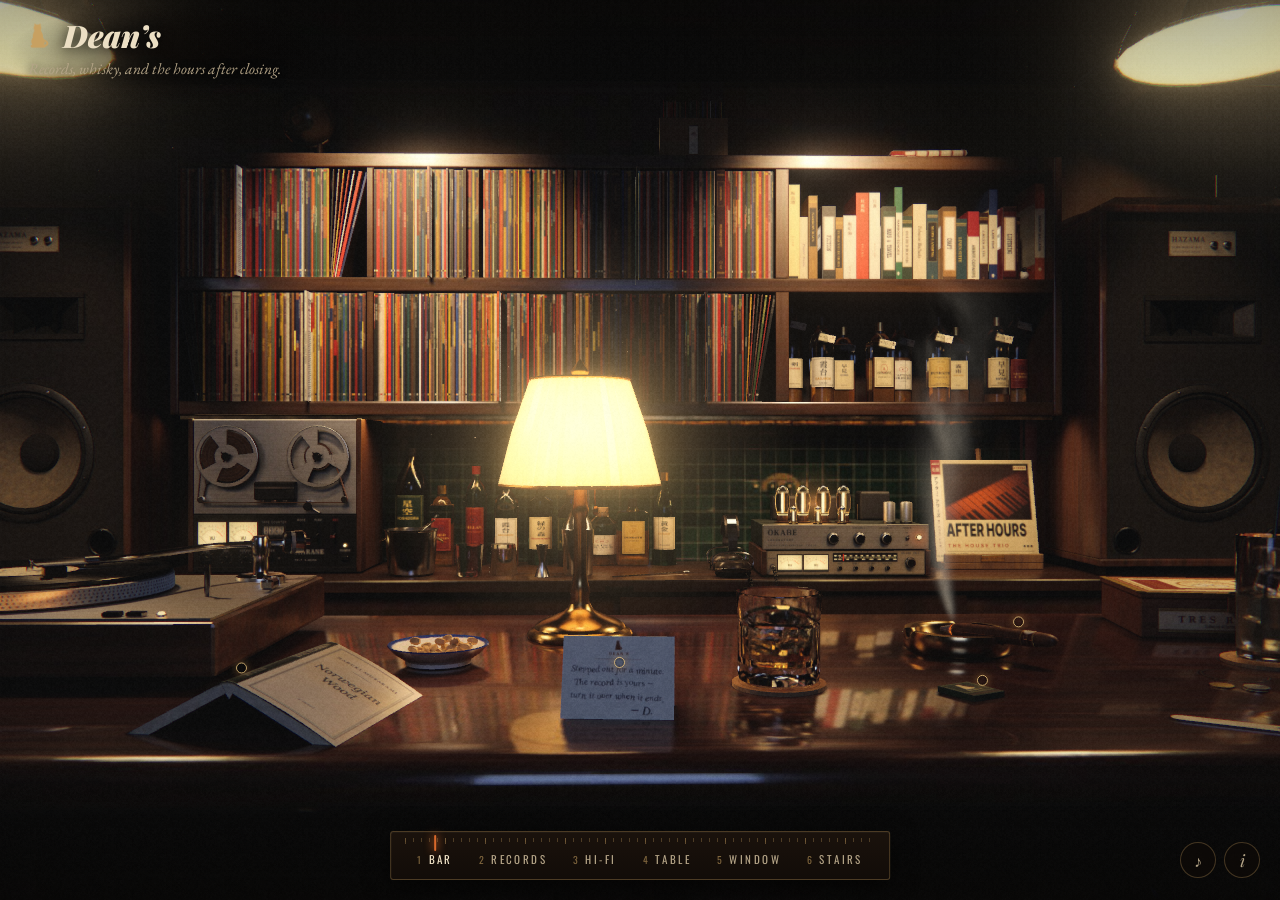
<file: site/index.html>
<!DOCTYPE html>
<html lang="en">
<head>
<meta charset="utf-8">
<meta name="viewport" content="width=device-width, initial-scale=1, viewport-fit=cover">
<title>Dean&rsquo;s</title>
<meta name="description" content="Dean's: a small basement jazz bar, a few minutes after closing. Records are posts, books are reading lists, bottles are projects.">
<meta name="theme-color" content="#0b0705">
<!-- The text on this site is placeholder sample content. Remove the next line once your own content is in. -->
<meta name="robots" content="noindex">
<link rel="icon" href="./cat_emblem.png">
<link rel="preconnect" href="https://fonts.googleapis.com">
<link rel="stylesheet" href="https://fonts.googleapis.com/css2?family=EB+Garamond:ital,wght@0,400;0,500;0,600;1,400&family=Oswald:wght@400;500&family=Playfair+Display:ital,wght@0,700;0,900;1,400;1,700&family=Courier+Prime&family=Cormorant+Garamond:ital,wght@0,300;0,400;1,300&display=swap">
<link rel="stylesheet" href="./style.css">
<script type="importmap">{"imports":{"three":"./vendor/three/build/three.module.js","three/addons/":"./vendor/three/addons/"}}</script>
</head>
<body class="is-night">
<canvas id="gl" tabindex="0" aria-label="A small basement jazz bar seen from a bar stool: a counter, a turntable, a wall of records, a cat"></canvas>
<div id="vignette" aria-hidden="true"></div>

<header id="sign">
  <h1><i class="emblem" aria-hidden="true"></i><span>Dean&rsquo;s</span></h1>
  <p id="subtitle">Records, whisky, and the hours after closing.</p>
</header>

<nav id="dial" aria-label="Places in the bar">
  <div class="scale" aria-hidden="true"></div>
  <div class="stations"></div>
  <i class="needle" aria-hidden="true"></i>
</nav>

<div id="tools">
  <button id="snd" type="button" aria-pressed="false" title="Sound: off"><span aria-hidden="true">&#9834;</span><b class="sr">Sound</b></button>
  <button id="info" type="button" aria-expanded="false" aria-controls="help" title="How to move around">i</button>
</div>
<div id="help" role="dialog" aria-label="How to move around"></div>

<div id="tip" role="status" aria-live="polite"></div>
<div id="marks"></div>
<p id="whisper" aria-live="polite"></p>

<aside id="panel" aria-hidden="true" role="dialog" aria-label="Reading">
  <div class="sheet">
    <button id="close" type="button" aria-label="Close">&times;</button>
    <div id="panel-body"></div>
  </div>
</aside>

<div id="loading"><div>
  <i class="emblem" aria-hidden="true"></i>
  <div class="t">Unlocking the door&hellip;</div>
  <div class="s">Dean&rsquo;s &middot; B1</div>
  <div class="bar"><i id="bar"></i></div>
  <p class="err" id="err"></p>
</div></div>

<noscript><p class="noscript">This room needs JavaScript and WebGL. The door is otherwise locked.</p></noscript>
<script type="module" src="./main.js"></script>
</body>
</html>
</file>
<file: site/style.css>
:root {
  --cream: #ecdfc4; --cream-dim: #b4a487; --paper: #eee2c6; --paper2: #e5d6b4; --ink: #1c140e; --ink-soft: #5c4a37;
  --brass: #c7a061; --ember: #d9692b; --oxblood: #7d2b1d; --green: #2f4b3b; --cold: #8fd0cc;
  --display: 'Playfair Display', 'Bodoni 72', Didot, 'Bodoni MT', 'GFS Baskerville', Georgia, 'Times New Roman', serif;
  --body: 'EB Garamond', Garamond, 'Iowan Old Style', 'Palatino Linotype', Palatino, 'TeX Gyre Pagella', 'Book Antiqua', Georgia, serif;
  --label: 'Oswald', 'Arial Narrow', 'Avenir Next Condensed', 'Roboto Condensed', 'TeX Gyre Heros Cn', 'Helvetica Neue', Arial, sans-serif;
  --type: 'Courier Prime', 'Courier New', 'Courier 10 Pitch', Courier, monospace;
  --thin: 'Cormorant Garamond', 'Cormorant', Garamond, 'TeX Gyre Pagella', Georgia, serif;
  --pw: min(540px, 46vw);
  --ease: cubic-bezier(.25,.6,.2,1);
}
* { box-sizing: border-box; }
html, body { margin: 0; height: 100%; overflow: hidden; background: #070504; color: var(--cream); font-family: var(--body);
  -webkit-font-smoothing: antialiased; -webkit-tap-highlight-color: transparent; }
button { font: inherit; color: inherit; }
.sr { position: absolute; width: 1px; height: 1px; overflow: hidden; clip: rect(0 0 0 0); white-space: nowrap; }
canvas#gl { position: fixed; inset: 0; width: 100%; height: 100%; display: block; touch-action: none; outline: none; }
canvas#gl.hot { cursor: pointer; }
.emblem { display: inline-block; width: 1em; height: 1em; background: currentColor;
  -webkit-mask: url(./cat_emblem.png) center / contain no-repeat; mask: url(./cat_emblem.png) center / contain no-repeat; }

#vignette { position: fixed; inset: 0; pointer-events: none; transition: opacity 4s;
  background: radial-gradient(ellipse 90% 85% at 50% 50%, rgba(0,0,0,0) 55%, rgba(8,4,2,.36) 84%, rgba(5,3,1,.72) 100%),
              linear-gradient(to bottom, rgba(5,3,1,.38), rgba(0,0,0,0) 18%, rgba(0,0,0,0) 82%, rgba(5,3,1,.45)); }
/* with the lens on, the optical vignette is in the image itself; keep only the dark bands that hold the sign and the dial */
body.lens #vignette { background: linear-gradient(to bottom, rgba(5,3,1,.34), rgba(0,0,0,0) 16%, rgba(0,0,0,0) 84%, rgba(5,3,1,.4)); }
body.downstairs #vignette { background: radial-gradient(ellipse 80% 80% at 40% 50%, rgba(0,0,0,0) 40%, rgba(3,14,16,.55) 80%, rgba(2,8,10,.9) 100%); opacity: 1; }

/* ---------------------------------------------------------------- the sign */
header#sign { position: fixed; left: 8px; top: 4px; z-index: 3; pointer-events: none; padding: 16px 48px 24px 18px;
  background: radial-gradient(closest-side, rgba(6,3,2,.5), rgba(6,3,2,.3) 55%, rgba(6,3,2,0)); transition: opacity .8s; }
header h1 { margin: 0; display: flex; align-items: center; gap: 10px; font-family: var(--display); font-weight: 900; font-style: italic;
  font-size: 31px; line-height: 1; color: var(--cream); text-shadow: 0 1px 14px rgba(0,0,0,.9); letter-spacing: .005em; }
header h1 .emblem { font-size: 27px; color: var(--brass); filter: drop-shadow(0 1px 6px rgba(0,0,0,.8)); }
header p { margin: 7px 0 0 2px; font-family: var(--body); font-style: italic; font-size: 15.5px; color: var(--cream-dim);
  text-shadow: 0 1px 10px rgba(0,0,0,.95); transition: opacity 1.2s; }
header p.swap { opacity: 0; }
body.panel-open header#sign { opacity: .0; }
body.away header#sign p { opacity: .0; }

/* ---------------------------------------------------------------- the dial (navigation) */
#dial { position: fixed; left: 50%; bottom: 20px; transform: translateX(-50%); z-index: 4; padding: 7px 14px 9px;
  background: linear-gradient(#1a120c, #120c08); border: 1px solid rgba(199,160,97,.32); border-radius: 3px;
  box-shadow: 0 6px 26px rgba(0,0,0,.55), inset 0 1px 0 rgba(255,230,180,.06); transition: opacity .6s, transform .6s var(--ease); }
#dial .scale { position: absolute; left: 14px; right: 14px; top: 6px; height: 6px;
  background: repeating-linear-gradient(90deg, rgba(199,160,97,.55) 0 1px, transparent 1px 8px) top / 100% 4px no-repeat,
              repeating-linear-gradient(90deg, rgba(199,160,97,.75) 0 1px, transparent 1px 40px) top / 100% 6px no-repeat; opacity: .55; }
#dial .stations { display: flex; gap: 2px; position: relative; padding-top: 6px; }
#dial button { all: unset; cursor: pointer; padding: 6px 12px 3px; font-family: var(--label); font-size: 11px; letter-spacing: .22em;
  text-transform: uppercase; color: var(--cream-dim); white-space: nowrap; transition: color .4s; position: relative; }
#dial button b { font-weight: 400; color: rgba(199,160,97,.6); margin-right: .5em; font-size: .9em; }
#dial button:hover, #dial button:focus-visible { color: var(--cream); }
#dial button:focus-visible { outline: 1px solid var(--brass); outline-offset: 1px; }
#dial button[aria-current="true"] { color: #f3e6c9; }
#dial .needle { position: absolute; top: 3px; width: 2px; height: 16px; left: 0; background: var(--ember); border-radius: 1px;
  box-shadow: 0 0 8px 1px rgba(217,105,43,.7); transition: transform 1.6s var(--ease); pointer-events: none; }
body.panel-open #dial { opacity: 0; pointer-events: none; transform: translate(-50%, 12px); }

/* ---------------------------------------------------------------- tools */
#tools { position: fixed; right: 20px; bottom: 22px; display: flex; gap: 8px; z-index: 4; transition: opacity .6s; }
#tools button { all: unset; cursor: pointer; width: 34px; height: 34px; border-radius: 50%; display: grid; place-items: center; position: relative;
  color: var(--cream-dim); background: rgba(16,10,7,.62); border: 1px solid rgba(199,160,97,.3); font-family: var(--display); font-style: italic; font-size: 17px; }
#tools button:hover, #tools button:focus-visible { color: var(--cream); border-color: var(--brass); }
#tools #snd { font-style: normal; font-size: 16px; }
#tools #snd[aria-pressed="true"] { color: var(--ember); border-color: rgba(217,105,43,.8); }
body.panel-open #tools { opacity: .0; pointer-events: none; }

#help { position: fixed; right: 20px; bottom: 74px; width: min(320px, calc(100vw - 40px)); padding: 16px 18px 14px; z-index: 6;
  background: rgba(20,13,9,.96); border: 1px solid rgba(199,160,97,.35); border-radius: 3px; font-size: 16.5px; line-height: 1.42; color: var(--cream);
  opacity: 0; transform: translateY(6px); pointer-events: none; transition: opacity .3s, transform .3s; }
#help.on { opacity: 1; transform: none; pointer-events: auto; }
#help h2 { margin: 0 0 8px; font-family: var(--label); font-weight: 500; font-size: 11px; letter-spacing: .26em; text-transform: uppercase; color: var(--brass); }
#help ul { margin: 0; padding-left: 1.05em; } #help li { margin: 5px 0; }
#help small { display: block; margin-top: 10px; color: var(--cream-dim); font-size: 13.5px; font-style: italic; }

/* hover label */
#tip { position: fixed; left: 0; top: 0; z-index: 5; pointer-events: none; padding: 6px 11px 7px; max-width: 280px;
  background: rgba(20,13,9,.9); border: 1px solid rgba(199,160,97,.42); border-radius: 2px; opacity: 0; transition: opacity .18s;
  font-family: var(--label); font-size: 10.5px; letter-spacing: .18em; text-transform: uppercase; color: var(--cream-dim); }
#tip b { display: block; font-family: var(--display); font-style: italic; font-weight: 700; font-size: 16px; letter-spacing: 0; text-transform: none; color: var(--cream); margin-top: 2px; }
#tip.on { opacity: 1; }
#tip.quiet b { font-weight: 400; }

/* the line at the edge of the screen */
#whisper { position: fixed; left: 28px; bottom: 84px; margin: 0; z-index: 4; pointer-events: none; max-width: min(420px, 70vw);
  font-family: var(--body); font-style: italic; font-size: 17px; color: var(--cream); text-shadow: 0 1px 12px #000, 0 0 2px #000;
  opacity: 0; transform: translateY(4px); transition: opacity 1.4s, transform 1.4s; }
#whisper.on { opacity: .9; transform: none; }

/* ---------------------------------------------------------------- brass rings over what opens at this stop */
#marks { position: fixed; inset: 0; pointer-events: none; z-index: 2; }
.mark { all: unset; position: absolute; left: 0; top: 0; width: 24px; height: 24px; margin: -12px 0 0 -12px; cursor: pointer; pointer-events: none;
  opacity: 0; transition: opacity .8s; display: grid; place-items: center; }
.mark.on { opacity: 1; pointer-events: auto; }
.mark i { width: 11px; height: 11px; border-radius: 50%; border: 1.5px solid rgba(226,190,122,.85); box-shadow: 0 0 8px rgba(224,150,70,.45), inset 0 0 3px rgba(0,0,0,.5);
  animation: ring 3.2s ease-in-out infinite; }
.mark:hover i, .mark:focus-visible i { border-color: #f2d9a6; background: rgba(226,170,90,.25); }
.mark:focus-visible { outline: none; } .mark:focus-visible i { outline: 1px solid var(--cream); outline-offset: 3px; }
.mark.ringing i { animation: ringing .32s ease-in-out infinite; border-color: #ffd9a0; }
@keyframes ring { 0%, 100% { transform: scale(.82); opacity: .55; } 50% { transform: scale(1.08); opacity: 1; } }
@keyframes ringing { 0%, 100% { transform: scale(1) rotate(-8deg); } 50% { transform: scale(1.25) rotate(8deg); } }

/* ---------------------------------------------------------------- loading */
#loading { position: fixed; inset: 0; z-index: 20; display: grid; place-items: center; background: #090605; transition: opacity 1.2s ease; text-align: center; }
#loading.done { opacity: 0; pointer-events: none; }
#loading .emblem { font-size: 40px; color: var(--brass); opacity: .85; }
#loading .t { margin-top: 14px; font-family: var(--display); font-style: italic; font-weight: 700; font-size: 25px; color: var(--cream); }
#loading .s { margin-top: 8px; font-family: var(--label); letter-spacing: .32em; font-size: 10.5px; text-transform: uppercase; color: var(--cream-dim); }
#loading .bar { margin: 18px auto 0; width: 170px; height: 2px; background: rgba(199,160,97,.2); }
#loading .bar i { display: block; height: 100%; width: 0; background: var(--ember); box-shadow: 0 0 8px var(--ember); transition: width .3s; }
#loading .err { max-width: 340px; margin: 18px auto 0; font-style: italic; color: var(--cream-dim); font-size: 16px; }
.noscript { position: fixed; inset: 0; display: grid; place-items: center; margin: 0; z-index: 30; background: #090605; font-style: italic; }

/* ================================================================ panels: one family, a different object each */
#panel { position: fixed; top: 0; right: 0; bottom: 0; width: var(--pw); z-index: 8; visibility: hidden; pointer-events: none; }
#panel .sheet { position: absolute; inset: 0; overflow-y: auto; overscroll-behavior: contain; padding: 40px 34px 60px;
  background: linear-gradient(90deg, rgba(8,5,3,0), rgba(8,5,3,.55) 14%, rgba(8,5,3,.72));
  transform: translateX(30px); opacity: 0; transition: transform .9s var(--ease), opacity .7s ease; scrollbar-width: thin; scrollbar-color: rgba(199,160,97,.4) transparent; }
#panel.on { visibility: visible; pointer-events: auto; }
#panel.on .sheet { transform: none; opacity: 1; }
#panel.instant .sheet { transition: none; }
#close { position: sticky; top: 0; float: right; margin: -22px -16px 0 0; z-index: 2; width: 38px; height: 38px; border-radius: 50%;
  border: 1px solid rgba(199,160,97,.5); background: rgba(20,13,9,.82); color: var(--cream); font-size: 22px; line-height: 1; cursor: pointer; font-family: var(--body); }
#close:hover, #close:focus-visible { background: var(--cream); color: var(--ink); outline: none; }
#panel-body { clear: both; }

.paper { position: relative; color: var(--ink); background: var(--paper); padding: 30px 34px 34px; margin: 0 auto; max-width: 520px;
  box-shadow: 0 18px 50px rgba(0,0,0,.6), 0 2px 6px rgba(0,0,0,.4);
  background-image: radial-gradient(ellipse at 20% 10%, rgba(255,250,235,.5), rgba(255,250,235,0) 60%), linear-gradient(180deg, #efe4c9, #e7d8b8); }
.paper p { font-size: 18.5px; line-height: 1.52; margin: 0 0 13px; hyphens: auto; }
.paper h2 { font-family: var(--display); font-weight: 900; font-size: clamp(32px, 4.4vw, 46px); line-height: 1; margin: 18px 0 6px; letter-spacing: -.01em; color: #17100b; }
.paper .sub { font-family: var(--display); font-style: italic; font-size: 19px; color: var(--oxblood); margin: 0 0 8px; }
.paper .fine { font-size: 14.5px; font-style: italic; color: var(--ink-soft); margin-top: 18px; }
.sample { display: inline-block; font-family: var(--label); font-style: normal; font-size: 9.5px; letter-spacing: .2em; text-transform: uppercase; color: #f1e4c8;
  background: var(--oxblood); padding: 3px 7px 3px 9px; vertical-align: 2px; line-height: 1.2; }
.leaf { display: flex; justify-content: space-between; align-items: center; margin-top: 22px; padding-top: 10px; border-top: 1px dotted rgba(28,20,14,.4);
  font-family: var(--label); font-size: 11px; letter-spacing: .2em; text-transform: uppercase; color: var(--ink-soft); }
.leaf button { all: unset; cursor: pointer; padding: 4px 2px; color: var(--oxblood); }
.leaf button:hover, .leaf button:focus-visible { text-decoration: underline; text-underline-offset: 3px; }

/* --- liner notes (records) */
.k-liner .strip { display: flex; justify-content: space-between; gap: 12px; font-family: var(--label); font-size: 10.5px; letter-spacing: .24em; text-transform: uppercase;
  color: var(--oxblood); border-top: 5px solid var(--ink); border-bottom: 1px solid var(--ink); padding: 8px 0 7px; }
.k-liner .meta { font-family: var(--label); font-size: 10.5px; letter-spacing: .2em; text-transform: uppercase; color: var(--ink-soft); margin: 12px 0 20px; }
.k-liner p.intro { font-size: 20.5px; line-height: 1.42; }
.k-liner p.intro::first-letter { font-family: var(--display); font-weight: 900; font-size: 3.1em; float: left; line-height: .82; padding: 6px 8px 0 0; color: var(--oxblood); }
.k-liner h3 { font-family: var(--label); font-weight: 500; font-size: 12.5px; letter-spacing: .3em; text-transform: uppercase; margin: 26px 0 8px; padding-top: 11px;
  border-top: 1px solid var(--ink); display: flex; justify-content: space-between; }
.k-liner h3 em { font-style: normal; color: var(--oxblood); }
.k-liner ol.tracks { list-style: none; counter-reset: t; margin: 0 0 14px; padding: 0; font-size: 17px; }
.k-liner ol.tracks li { counter-increment: t; display: flex; gap: 10px; padding: 3px 0; border-bottom: 1px dotted rgba(28,20,14,.35); }
.k-liner ol.tracks li::before { content: counter(t) '.'; font-family: var(--label); font-size: 12px; color: var(--oxblood); width: 1.4em; padding-top: 3px; }
.k-liner ol.tracks li span { margin-left: auto; font-family: var(--label); font-size: 12px; letter-spacing: .08em; color: var(--ink-soft); padding-top: 3px; }
.k-liner .foot { margin-top: 26px; padding-top: 9px; border-top: 5px solid var(--ink); font-family: var(--label); font-size: 10px; letter-spacing: .2em;
  text-transform: uppercase; color: var(--ink-soft); display: flex; justify-content: space-between; gap: 10px; }

/* --- back of the sleeve (now) */
.k-back .paper { background: #e9dcc0; background-image: linear-gradient(180deg, #ebdfc4, #e1d1ae); }
.k-back .backtop { display: flex; justify-content: space-between; align-items: flex-start; gap: 16px; border-bottom: 2px solid var(--ink); padding-bottom: 12px; }
.k-back .kick { font-family: var(--label); font-size: 10.5px; letter-spacing: .26em; text-transform: uppercase; color: var(--oxblood); }
.k-back h2 { margin-top: 8px; }
.k-back .cat-no { font-family: var(--label); font-size: 12px; letter-spacing: .18em; text-align: right; border: 1px solid var(--ink); padding: 6px 8px; white-space: nowrap; }
.k-back .cat-no small { font-size: 9.5px; color: var(--ink-soft); }
.k-back .cols { display: grid; grid-template-columns: 1fr 1fr; gap: 6px 24px; margin-top: 16px; }
.k-back section { border-top: 1px solid rgba(28,20,14,.5); padding-top: 8px; }
.k-back h3 { margin: 0 0 4px; font-family: var(--display); font-size: 19px; font-style: italic; font-weight: 700; }
.k-back h3 b { font-family: var(--label); font-style: normal; font-weight: 500; font-size: 11px; letter-spacing: .14em; color: #f1e4c8; background: var(--ink); padding: 2px 5px; margin-right: 6px; vertical-align: 3px; }
.k-back section p { font-size: 16.5px; line-height: 1.45; }
.k-back .barcode { position: absolute; right: 22px; bottom: 20px; width: 54px; height: 54px; border-radius: 50%; border: 1.5px solid var(--ink);
  background: radial-gradient(circle, transparent 60%, rgba(28,20,14,.08) 61%); }
.k-back .barcode::after { content: 'STEREO'; position: absolute; inset: 0; display: grid; place-items: center; font-family: var(--label); font-size: 9px; letter-spacing: .16em; }
.k-back .fine { padding-right: 70px; }

/* --- library card (reading lists) */
.k-card .paper { background: #f3ecdb; background-image: repeating-linear-gradient(180deg, transparent 0 31px, rgba(70,110,160,.22) 31px 32px);
  background-position: 0 14px; border-top: 6px solid #a63a2a; font-family: var(--type); }
.k-card .cardhead { display: flex; justify-content: space-between; font-family: var(--type); font-size: 13px; color: #a63a2a; text-transform: uppercase; letter-spacing: .05em; }
.k-card h2 { font-family: var(--display); }
.k-card .sub { font-family: var(--type); font-style: normal; font-size: 15px; color: var(--ink-soft); }
.k-card table.ledger { width: 100%; border-collapse: collapse; margin-top: 14px; font-family: var(--type); font-size: 15px; }
.k-card th { text-align: left; font-weight: normal; font-size: 11px; text-transform: uppercase; letter-spacing: .14em; color: #a63a2a; border-bottom: 1.5px solid #a63a2a; padding: 4px 0; }
.k-card th:last-child, .k-card td:last-child { text-align: right; padding-left: 12px; white-space: nowrap; }
.k-card td { vertical-align: top; padding: 9px 0 8px; border-bottom: 1px solid rgba(70,110,160,.3); line-height: 1.35; }
.k-card td b { display: block; font-family: var(--body); font-weight: 600; font-size: 18.5px; }
.k-card td i { display: block; font-family: var(--body); font-size: 16px; color: var(--ink-soft); margin-top: 2px; }
.k-card .stamp { position: absolute; right: 30px; bottom: 74px; transform: rotate(-9deg); border: 2.5px solid rgba(95,55,140,.55); color: rgba(95,55,140,.6);
  font-family: var(--label); font-size: 14px; letter-spacing: .3em; text-transform: uppercase; padding: 4px 10px 4px 13px; border-radius: 3px; }
.k-card .fine { font-family: var(--type); font-style: normal; font-size: 13px; }
.k-card .leaf { font-family: var(--type); letter-spacing: .05em; }

/* --- bottle keep tag (projects) */
.k-tag .sheet { padding-top: 70px; }
.k-tag .paper.tag { max-width: 420px; padding: 54px 34px 30px; background: #efe1bf; background-image: linear-gradient(170deg, #f2e6c7, #e2cfa5);
  clip-path: polygon(22% 0, 78% 0, 100% 9%, 100% 100%, 0 100%, 0 9%); filter: drop-shadow(0 14px 30px rgba(0,0,0,.55)); box-shadow: none; }
.k-tag .hole { position: absolute; top: 20px; left: 50%; width: 16px; height: 16px; margin-left: -8px; border-radius: 50%; background: #1a120c;
  box-shadow: 0 0 0 4px #c9b07c, inset 0 1px 2px rgba(0,0,0,.8); }
.k-tag .paper.tag::before { content: ''; position: absolute; top: -40px; left: 50%; width: 2px; height: 70px; background: linear-gradient(#b89a62, #8f7445); transform: rotate(8deg); transform-origin: bottom; }
.k-tag .kept { text-align: center; font-family: var(--label); font-size: 10.5px; letter-spacing: .3em; text-transform: uppercase; color: var(--oxblood); }
.k-tag .for { text-align: center; font-family: var(--type); font-size: 14px; margin-top: 6px; color: var(--ink-soft); }
.k-tag .for b { font-family: var(--display); font-style: italic; font-size: 22px; color: var(--ink); border-bottom: 1px solid var(--ink); padding: 0 10px; }
.k-tag h2 { text-align: center; margin-top: 22px; }
.k-tag .sub { text-align: center; }
.k-tag dl { margin: 18px 0 0; }
.k-tag dt { font-family: var(--label); font-size: 10.5px; letter-spacing: .24em; text-transform: uppercase; color: var(--oxblood); margin-top: 14px; padding-top: 8px; border-top: 1px dashed rgba(28,20,14,.4); }
.k-tag dd { margin: 4px 0 0; font-size: 18px; line-height: 1.45; }
.k-tag dd.notes { font-family: var(--type); font-size: 15.5px; }
.k-tag .fine { text-align: center; }

/* --- manuscript (writing): squared paper */
.k-ms .paper { --sq: 30px; background: #f2ead6; background-image:
  linear-gradient(rgba(176,92,64,.24) 1px, transparent 1px), linear-gradient(90deg, rgba(176,92,64,.24) 1px, transparent 1px);
  background-size: var(--sq) var(--sq); background-position: 18px 18px; border: 1px solid rgba(176,92,64,.35); padding: 26px 36px 40px; }
.k-ms .paper p { line-height: var(--sq); font-size: 18px; }
.k-ms .mshead { display: flex; justify-content: space-between; font-family: var(--label); font-size: 10.5px; letter-spacing: .24em; text-transform: uppercase; color: #9d4a30; }
.k-ms h2 { font-family: var(--body); font-weight: 500; font-style: italic; }
.k-ms .draft { margin-top: 18px; }
.k-ms .draft h3, .k-ms h3.frag { margin: 0; font-family: var(--display); font-size: 21px; line-height: var(--sq); }
.k-ms .st { font-family: var(--label); font-size: 10.5px; letter-spacing: .2em; text-transform: uppercase; color: #9d4a30; line-height: var(--sq); }
.k-ms h3.frag { margin-top: 26px; font-family: var(--label); font-weight: 500; font-size: 11px; letter-spacing: .26em; text-transform: uppercase; color: #9d4a30; }
.k-ms .fragment { font-style: italic; color: #2a1f17; }
.k-ms .caret { display: inline-block; width: 1px; height: 1em; background: #2a1f17; margin-left: 3px; vertical-align: -2px; animation: blink 1.6s steps(1) infinite; }
@keyframes blink { 50% { opacity: 0; } }

/* --- tent card (about) */
.k-tent .sheet { padding-top: 60px; }
.k-tent .paper { max-width: 440px; background: #f4ecd8; background-image: linear-gradient(180deg, #e9dfc6 0, #f4ecd8 14px, #f6efde 60%, #ece2c9); padding-top: 34px; }
.k-tent .fold { position: absolute; left: 0; right: 0; top: 0; height: 12px; background: linear-gradient(180deg, rgba(0,0,0,.14), rgba(0,0,0,0)); }
.k-tent .fold .emblem { position: absolute; right: 22px; top: 22px; font-size: 26px; color: var(--oxblood); opacity: .85; }
.k-tent h2 { font-family: var(--display); font-style: italic; font-weight: 700; font-size: 34px; margin-top: 6px; }
.k-tent .paper p { font-size: 19px; }
.k-tent .sign { font-family: var(--display); font-style: italic; font-size: 26px; text-align: right; margin-top: 6px; }

/* --- matchbook (colophon) */
.k-match .sheet { padding-top: 60px; }
.k-match .paper { max-width: 400px; padding: 0 0 0; background: #f0e3c4; overflow: hidden; }
.k-match .cover { display: flex; gap: 14px; align-items: center; background: var(--oxblood); color: #f2dfb6; padding: 18px 26px; }
.k-match .cover .emblem { font-size: 46px; color: #f2dfb6; flex: none; }
.k-match .cover b { display: block; font-family: var(--display); font-weight: 900; font-size: 28px; letter-spacing: .06em; }
.k-match .cover span { font-family: var(--label); font-size: 10px; letter-spacing: .24em; text-transform: uppercase; opacity: .85; }
.k-match h2 { font-size: 26px; margin: 22px 26px 4px; }
.k-match dl { margin: 10px 26px 0; }
.k-match dt { font-family: var(--label); font-size: 10.5px; letter-spacing: .24em; text-transform: uppercase; color: var(--oxblood); margin-top: 12px; }
.k-match dd { margin: 2px 0 0; font-size: 17px; line-height: 1.42; }
.k-match .fine { margin: 18px 26px 14px; }
.k-match .striker { height: 26px; background: repeating-linear-gradient(90deg, #3d2a1c 0 2px, #563b28 2px 3px, #3a281a 3px 5px), #4a3322;
  border-top: 2px solid #2a1c12; box-shadow: inset 0 2px 4px rgba(0,0,0,.5); }

/* --- cigar box label (the humidor: cigar notes, then odds and ends) */
.k-cigar .paper { background: #f1e4c4; border: 2px solid #8a6a33; outline: 1px solid #8a6a33; outline-offset: -8px; padding: 0 0 26px; }
.k-cigar .band { display: flex; align-items: center; justify-content: space-between; gap: 10px; margin: 14px; padding: 12px 14px; color: #f3dc9e;
  background: linear-gradient(180deg, #8f2a1a, #6e1f13); border: 1px solid #d4b15f; box-shadow: inset 0 0 0 3px #6e1f13, inset 0 0 0 4px #d4b15f; }
.k-cigar .band span { font-family: var(--label); font-size: 9.5px; letter-spacing: .22em; text-transform: uppercase; opacity: .9; }
.k-cigar .band b { font-family: var(--display); font-style: italic; font-weight: 700; font-size: 25px; white-space: nowrap; }
.k-cigar .sub { margin: 8px 28px 6px; }
.k-cigar ul { list-style: none; margin: 8px 28px 0; padding: 0; }
.k-cigar li { display: grid; grid-template-columns: 1fr auto; gap: 0 10px; padding: 9px 0; border-bottom: 1px dotted rgba(28,20,14,.4); }
.k-cigar li b { font-family: var(--display); font-weight: 700; font-size: 18px; }
.k-cigar li span { grid-column: 1; font-size: 16px; font-style: italic; color: var(--ink-soft); }
.k-cigar li a, .k-cigar li code { grid-column: 2; grid-row: 1 / span 2; align-self: center; font-family: var(--label); font-size: 11px; letter-spacing: .14em; text-transform: uppercase; }
.k-cigar li code { text-transform: none; letter-spacing: 0; font-family: var(--type); font-size: 13px; color: var(--ink-soft); }
.k-cigar li a { color: var(--oxblood); text-decoration: none; border-bottom: 1px solid currentColor; }
.k-cigar .fine { margin: 16px 28px 0; }
.k-cigar .also { margin: 26px 28px 0; padding-top: 14px; border-top: 3px double rgba(138,106,51,.7); font-family: var(--label); font-weight: 500; font-size: 10.5px; letter-spacing: .26em; text-transform: uppercase; color: var(--oxblood); }
.k-cigar .smokes { list-style: none; margin: 10px 28px 0; padding: 0; }
.k-cigar .smokes li { display: block; padding: 0; border-bottom: 1px dotted rgba(28,20,14,.4); }
.k-cigar .smokes button { all: unset; box-sizing: border-box; display: grid; grid-template-columns: 1fr auto; gap: 1px 12px; width: 100%; padding: 11px 6px 11px 0; cursor: pointer; }
.k-cigar .smokes button:hover b, .k-cigar .smokes button:focus-visible b { color: var(--oxblood); text-decoration: underline; text-underline-offset: 4px; text-decoration-thickness: 1px; }
.k-cigar .smokes b { font-family: var(--display); font-weight: 700; font-size: 20px; line-height: 1.15; }
.k-cigar .smokes span { grid-column: 1; font-size: 16px; font-style: italic; color: var(--ink-soft); }
.k-cigar .smokes em { grid-column: 2; grid-row: 1 / span 2; align-self: center; display: flex; flex-direction: column; align-items: flex-end; gap: 5px; font-style: normal; }
.k-cigar .lit, .k-cigar .tbd { font-family: var(--label); font-style: normal; font-size: 9.5px; letter-spacing: .2em; text-transform: uppercase; white-space: nowrap; }
.k-cigar .lit { color: var(--ember); } .k-cigar .lit::before { content: ''; display: inline-block; width: 6px; height: 6px; margin-right: 6px; border-radius: 50%; background: var(--ember); box-shadow: 0 0 6px var(--ember); vertical-align: 1px; }
.k-cigar .tbd { color: var(--ink-soft); }
.dots { display: inline-flex; gap: 4px; vertical-align: middle; }
.dots i { width: 10px; height: 10px; border-radius: 50%; border: 1px solid #6e1f13; }
.dots i.f { background: #6e1f13; } .dots i.h { background: linear-gradient(90deg, #6e1f13 50%, transparent 50%); }
/* one cigar's notes */
.k-smoke .paper h2 { margin: 16px 28px 2px; }
.k-smoke .paper > p, .k-smoke section { margin-left: 28px; margin-right: 28px; }
.k-smoke .shot { display: block; width: calc(100% - 28px); margin: 0 14px; aspect-ratio: 16 / 9; object-fit: cover; border: 1px solid #8a6a33; }
.k-smoke .score { display: flex; align-items: center; gap: 10px; margin: 10px 28px 0; }
.k-smoke .score .dots i { width: 13px; height: 13px; }
.k-smoke .score b { font-family: var(--display); font-weight: 900; font-size: 24px; } .k-smoke .score span { font-family: var(--label); font-size: 10px; letter-spacing: .2em; text-transform: uppercase; color: var(--ink-soft); }
.k-smoke .spec { display: grid; grid-template-columns: 1fr 1fr; gap: 0 22px; margin: 16px 28px 0; padding: 10px 0; border-top: 1px solid rgba(138,106,51,.8); border-bottom: 1px solid rgba(138,106,51,.8); }
.k-smoke .spec div { display: flex; justify-content: space-between; align-items: baseline; gap: 10px; padding: 4px 0; border-bottom: 1px dotted rgba(28,20,14,.28); }
.k-smoke .spec dt { font-family: var(--label); font-size: 10px; letter-spacing: .22em; text-transform: uppercase; color: var(--oxblood); white-space: nowrap; }
.k-smoke .spec dd { margin: 0; font-size: 16.5px; text-align: right; }
.k-smoke .paper .sat { margin-top: 12px; font-size: 15.5px; font-style: italic; color: var(--ink-soft); }
.k-smoke .sat span { font-family: var(--label); font-style: normal; font-size: 9.5px; letter-spacing: .2em; text-transform: uppercase; color: var(--oxblood); }
.k-smoke section h3 { margin: 18px 0 4px; font-family: var(--display); font-style: italic; font-weight: 700; font-size: 21px; }
.k-smoke .marks { list-style: none; display: grid; grid-template-columns: 1fr 1fr; gap: 0 22px; margin: 16px 28px 0; padding: 0; }
.k-smoke .marks li { display: flex; grid-template-columns: none; justify-content: space-between; align-items: center; padding: 6px 0; border-bottom: 1px dotted rgba(28,20,14,.4); }
.k-smoke .marks li span { font-family: var(--label); font-style: normal; font-size: 10px; letter-spacing: .22em; text-transform: uppercase; color: var(--oxblood); }
.k-smoke .paper .verdict { margin-top: 18px; padding: 12px 0 0; border-top: 3px double rgba(138,106,51,.7); font-family: var(--display); font-style: italic; font-size: 20px; line-height: 1.38; }
.k-smoke .back { all: unset; cursor: pointer; color: var(--oxblood); margin-right: 10px; } .k-smoke .back:hover, .k-smoke .back:focus-visible { text-decoration: underline; text-underline-offset: 3px; }
.k-smoke .leaf { margin-left: 28px; margin-right: 28px; }
@media (max-width: 520px) { .k-smoke .spec, .k-smoke .marks { grid-template-columns: 1fr; } }

/* --- paperback (currently reading) */
.k-paperback .paper { background: #e8d6a8; background-image: linear-gradient(180deg, #ecdcb2, #dfc893); padding-top: 26px; }
.k-paperback .ribbon { position: absolute; top: -10px; right: 46px; width: 16px; height: 120px; background: linear-gradient(90deg, #6e1f13, #8f2a1a 50%, #6e1f13);
  clip-path: polygon(0 0, 100% 0, 100% 100%, 50% 88%, 0 100%); }
.k-paperback .pbtop { display: flex; justify-content: space-between; padding-right: 60px; font-family: var(--label); font-size: 10.5px; letter-spacing: .24em; text-transform: uppercase; color: var(--oxblood); }
.k-paperback .price { font-family: var(--display); font-size: 15px; letter-spacing: 0; color: var(--ink); border: 1px solid var(--ink); padding: 0 6px; }
.k-paperback h2 { padding-right: 34px; }
.k-paperback .blurb { font-family: var(--display); font-style: italic; font-size: 20px; line-height: 1.45; border-left: 3px solid var(--oxblood); padding-left: 14px; margin: 16px 0 16px; }
.k-paperback .pbfoot { display: flex; justify-content: space-between; align-items: center; margin-top: 18px; padding-top: 10px; border-top: 1px solid var(--ink);
  font-family: var(--label); font-size: 10.5px; letter-spacing: .18em; text-transform: uppercase; color: var(--ink-soft); }

/* --- ticket (contact) */
.k-ticket .sheet { padding-top: 70px; }
.k-ticket .paper { display: grid; grid-template-columns: 92px 1fr; padding: 0; max-width: 500px; background: #f0e2c0; overflow: hidden; }
.k-ticket .tk-l { background: #d9a7a0; background-image: linear-gradient(180deg, #e3b3aa, #cf968e); color: var(--ink); border-right: 2px dashed rgba(28,20,14,.45);
  display: flex; flex-direction: column; align-items: center; justify-content: space-between; padding: 18px 6px; }
.k-ticket .tk-l span { font-family: var(--label); font-size: 10px; letter-spacing: .26em; text-transform: uppercase; writing-mode: vertical-rl; transform: rotate(180deg); }
.k-ticket .tk-l b { font-family: var(--display); font-style: italic; font-size: 26px; writing-mode: vertical-rl; transform: rotate(180deg); }
.k-ticket .tk-r { padding: 26px 26px 18px; }
.k-ticket .line { font-family: var(--display); font-style: italic; font-size: 21px; line-height: 1.35; }
.k-ticket table { width: 100%; border-collapse: collapse; margin-top: 10px; }
.k-ticket th { text-align: left; font-family: var(--label); font-weight: 400; font-size: 10.5px; letter-spacing: .22em; text-transform: uppercase; color: var(--oxblood); width: 32%; vertical-align: top; padding: 9px 8px 9px 0; }
.k-ticket td { font-size: 17.5px; padding: 7px 0; border-bottom: 1px dotted rgba(28,20,14,.4); }

/* --- the old map (places) */
.k-map .paper { background: #e9d9b1; background-image: radial-gradient(ellipse at 30% 20%, rgba(255,248,225,.55), transparent 60%),
  radial-gradient(ellipse at 90% 90%, rgba(120,80,30,.18), transparent 50%), linear-gradient(180deg, #ecdcb5, #dcc597);
  border: 1px solid #9b7c45; outline: 1px solid #9b7c45; outline-offset: -7px; }
.k-map .cartouche { text-align: center; border: 1px solid var(--ink); border-radius: 50% / 22%; padding: 12px 10px 14px; margin: 4px 30px 18px; }
.k-map .cartouche span { font-family: var(--label); font-size: 10px; letter-spacing: .3em; text-transform: uppercase; color: var(--ink-soft); }
.k-map .cartouche h2 { margin: 4px 0 2px; font-style: italic; font-weight: 700; }
.k-map ol { list-style: none; margin: 10px 0 0; padding: 0; }
.k-map li { padding: 10px 0 2px; border-top: 1px solid rgba(28,20,14,.35); }
.k-map h3 { margin: 0 0 4px; font-family: var(--display); font-size: 21px; display: flex; justify-content: space-between; align-items: baseline; gap: 10px; }
.k-map h3 small { font-family: var(--type); font-size: 12.5px; font-weight: normal; color: var(--oxblood); white-space: nowrap; }
.k-map li p { font-size: 17px; }
.k-map .rose { position: absolute; right: 18px; bottom: 16px; width: 54px; height: 54px; opacity: .55;
  background: conic-gradient(from 0deg, var(--ink) 0 6deg, transparent 6deg 84deg, var(--ink) 84deg 96deg, transparent 96deg 174deg, var(--ink) 174deg 186deg, transparent 186deg 264deg, var(--ink) 264deg 276deg, transparent 276deg 354deg, var(--ink) 354deg);
  border-radius: 50%; -webkit-mask: radial-gradient(circle, #000 0 60%, transparent 61%); mask: radial-gradient(circle, #000 0 60%, transparent 61%); }
.k-map .fine { padding-right: 60px; }

/* --- downstairs: cold, dark, spacious, few words */
#panel.k-down { width: min(620px, 56vw); }
.k-down .sheet { background: linear-gradient(90deg, rgba(3,12,13,0), rgba(3,12,13,.78) 22%, rgba(3,14,15,.94)); padding: 14vh 56px 80px 90px; }
.k-down .paper { background: none; box-shadow: none; color: #b7d5cf; padding: 0; max-width: 400px; margin: 0; }
.k-down h2 { font-family: var(--thin); font-weight: 300; font-style: italic; font-size: 52px; color: #cfe7e2; letter-spacing: .01em; margin: 0 0 30px; }
.k-down .lead { font-family: var(--thin); font-size: 21px; line-height: 1.6; color: #9cc1bb; margin-bottom: 54px; }
.k-down section { margin: 0 0 44px; }
.k-down h3 { font-family: var(--label); font-weight: 400; font-size: 10.5px; letter-spacing: .4em; text-transform: uppercase; color: #6fa8a1; margin: 0 0 12px; }
.k-down section p { font-family: var(--thin); font-size: 20px; line-height: 1.65; color: #b7d5cf; }
.k-down .fine { font-family: var(--thin); color: #5f8c86; font-size: 15px; margin-top: 60px; }
#panel.k-down #close { border-color: rgba(143,208,204,.4); background: rgba(3,14,15,.8); color: #b7d5cf; }
#panel.k-down #close:hover, #panel.k-down #close:focus-visible { background: #b7d5cf; color: #031012; }

/* ================================================================ small screens: panels become a sheet from the bottom */
@media (max-width: 720px) {
  header#sign { left: 0; top: 0; padding: 10px 28px 18px 14px; }
  header h1 { font-size: 24px; gap: 8px; } header h1 .emblem { font-size: 21px; }
  header p { font-size: 13.5px; max-width: 70vw; }
  #dial { bottom: max(12px, env(safe-area-inset-bottom)); padding: 6px 4px 8px; width: calc(100vw - 16px); max-width: 420px; }
  #dial .scale { left: 6px; right: 6px; }
  #dial .stations { justify-content: space-between; gap: 0; }
  #dial button { padding: 8px 5px 4px; font-size: 10px; letter-spacing: .1em; }
  #dial button b { display: none; }
  #tools { right: 10px; bottom: auto; top: 12px; }
  #tools button { width: 32px; height: 32px; }
  #help { right: 10px; top: 58px; bottom: auto; }
  #whisper { left: 16px; bottom: 76px; font-size: 16px; }
  #panel, #panel.k-down { top: auto; left: 0; width: 100vw; height: 64vh; }
  #panel .sheet { padding: 26px 12px 50px; background: linear-gradient(180deg, rgba(8,5,3,0), rgba(8,5,3,.7) 30px, rgba(8,5,3,.85)); transform: translateY(40px); }
  #close { margin: -12px -2px 0 0; }
  .paper { padding: 24px 22px 28px; }
  .paper p { font-size: 17.5px; }
  .k-tag .sheet, .k-tent .sheet, .k-match .sheet, .k-ticket .sheet { padding-top: 40px; }
  .k-back .cols { grid-template-columns: 1fr; }
  .k-ticket .paper { grid-template-columns: 64px 1fr; }
  .k-down .sheet { padding: 40px 28px 60px; background: linear-gradient(180deg, rgba(3,12,13,0), rgba(3,12,13,.85) 40px, rgba(3,14,15,.95)); }
  .k-down h2 { font-size: 40px; } .k-down .lead { margin-bottom: 36px; }
}
@media (prefers-reduced-motion: reduce) {
  #panel .sheet, #dial .needle { transition: none; }
  .mark i, .k-ms .caret { animation: none; }
}
</file>
